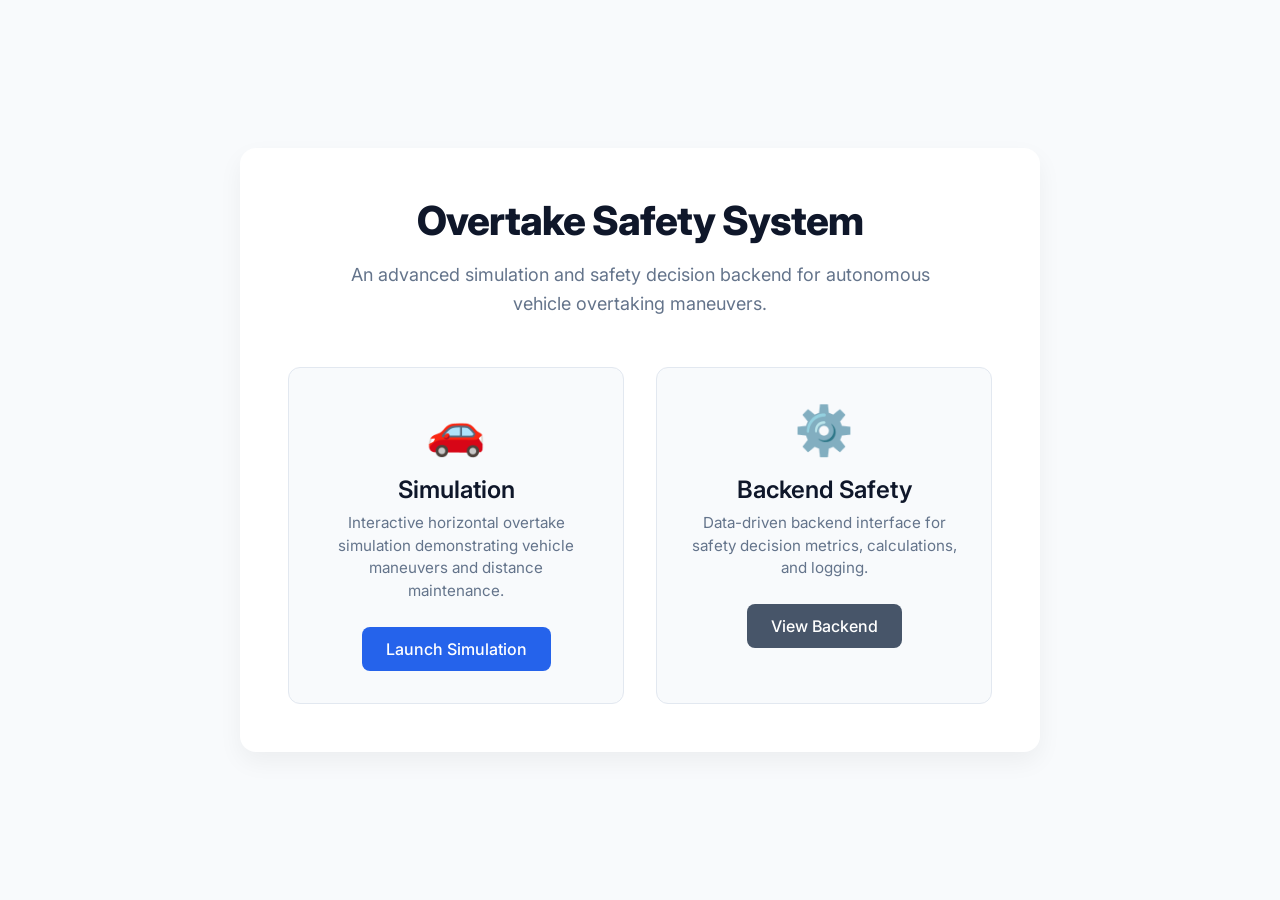
<file: index.html>
<!DOCTYPE html>
<html lang="en">
<head>
    <meta charset="UTF-8">
    <meta http-equiv="refresh" content="0; url=frontend/index.html">
    <title>Redirecting to Overtake System...</title>
    <script>
        window.location.href = "frontend/index.html";
    </script>
</head>
<body style="font-family: sans-serif; text-align: center; padding: 50px;">
    <p>Redirecting to <a href="frontend/index.html">Overtake Frontend</a>...</p>
</body>
</html>
</file>
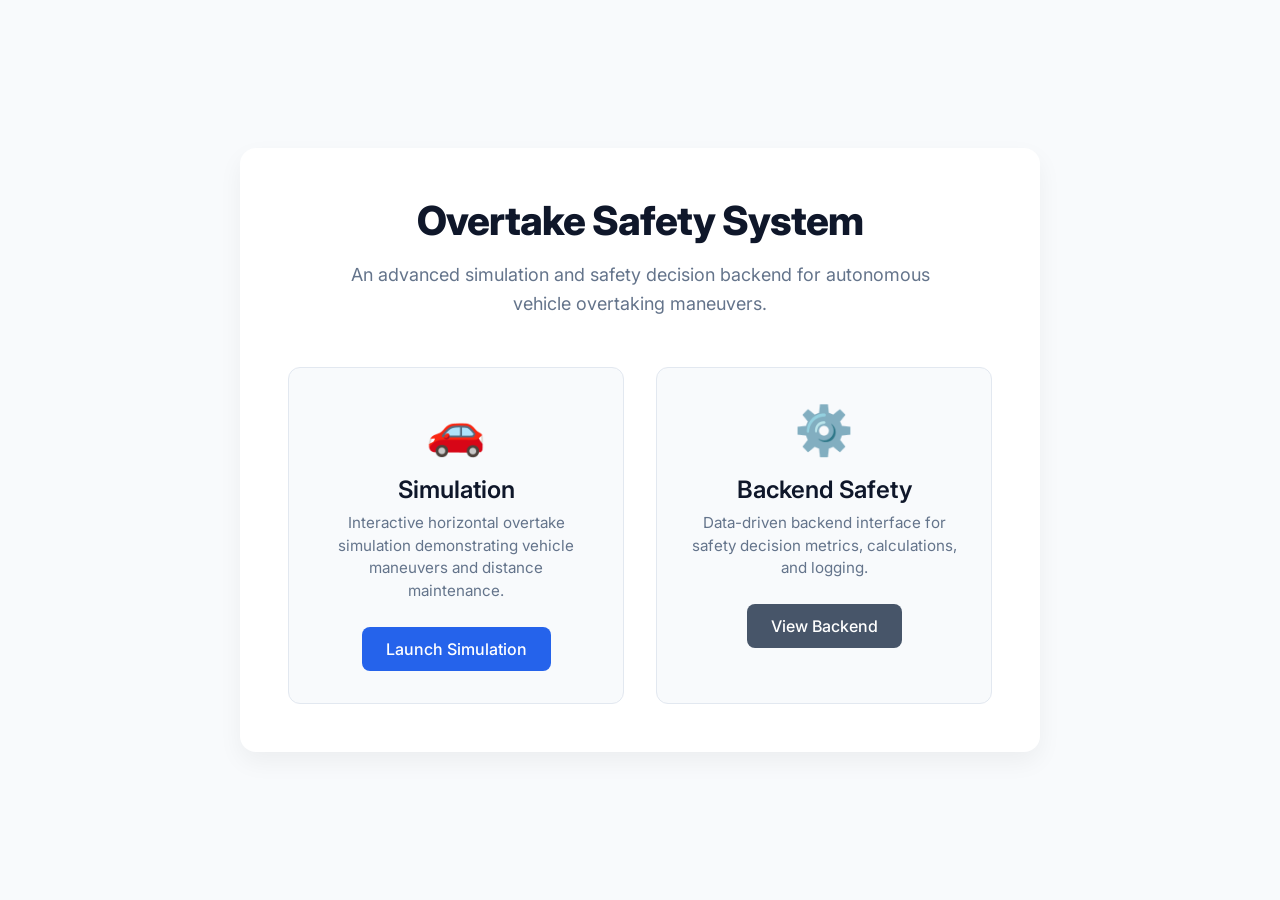
<file: frontend/index.html>
<!DOCTYPE html>
<html lang="en">
<head>
    <meta charset="UTF-8">
    <meta name="viewport" content="width=device-width, initial-scale=1.0">
    <title>Overtake System</title>
    <!-- Fonts -->
    <link rel="preconnect" href="https://fonts.googleapis.com">
    <link rel="preconnect" href="https://fonts.gstatic.com" crossorigin>
    <link href="https://fonts.googleapis.com/css2?family=Inter:wght@400;500;600;800&display=swap" rel="stylesheet">
    <!-- Stylesheet -->
    <link rel="stylesheet" href="css/index.css">
</head>
<body>

    <div class="container">
        <h1>Overtake Safety System</h1>
        <p class="subtitle">An advanced simulation and safety decision backend for autonomous vehicle overtaking maneuvers.</p>

        <div class="cards">
            <!-- Simulation Card -->
            <a href="simulation.html" class="card">
                <div class="icon">🚗</div>
                <h2>Simulation</h2>
                <p>Interactive horizontal overtake simulation demonstrating vehicle maneuvers and distance maintenance.</p>
                <span class="btn btn-primary">Launch Simulation</span>
            </a>

            <!-- Backend Card -->
            <a href="backend.html" class="card">
                <div class="icon">⚙️</div>
                <h2>Backend Safety</h2>
                <p>Data-driven backend interface for safety decision metrics, calculations, and logging.</p>
                <span class="btn btn-secondary">View Backend</span>
            </a>
        </div>
    </div>

</body>
</html>
</file>
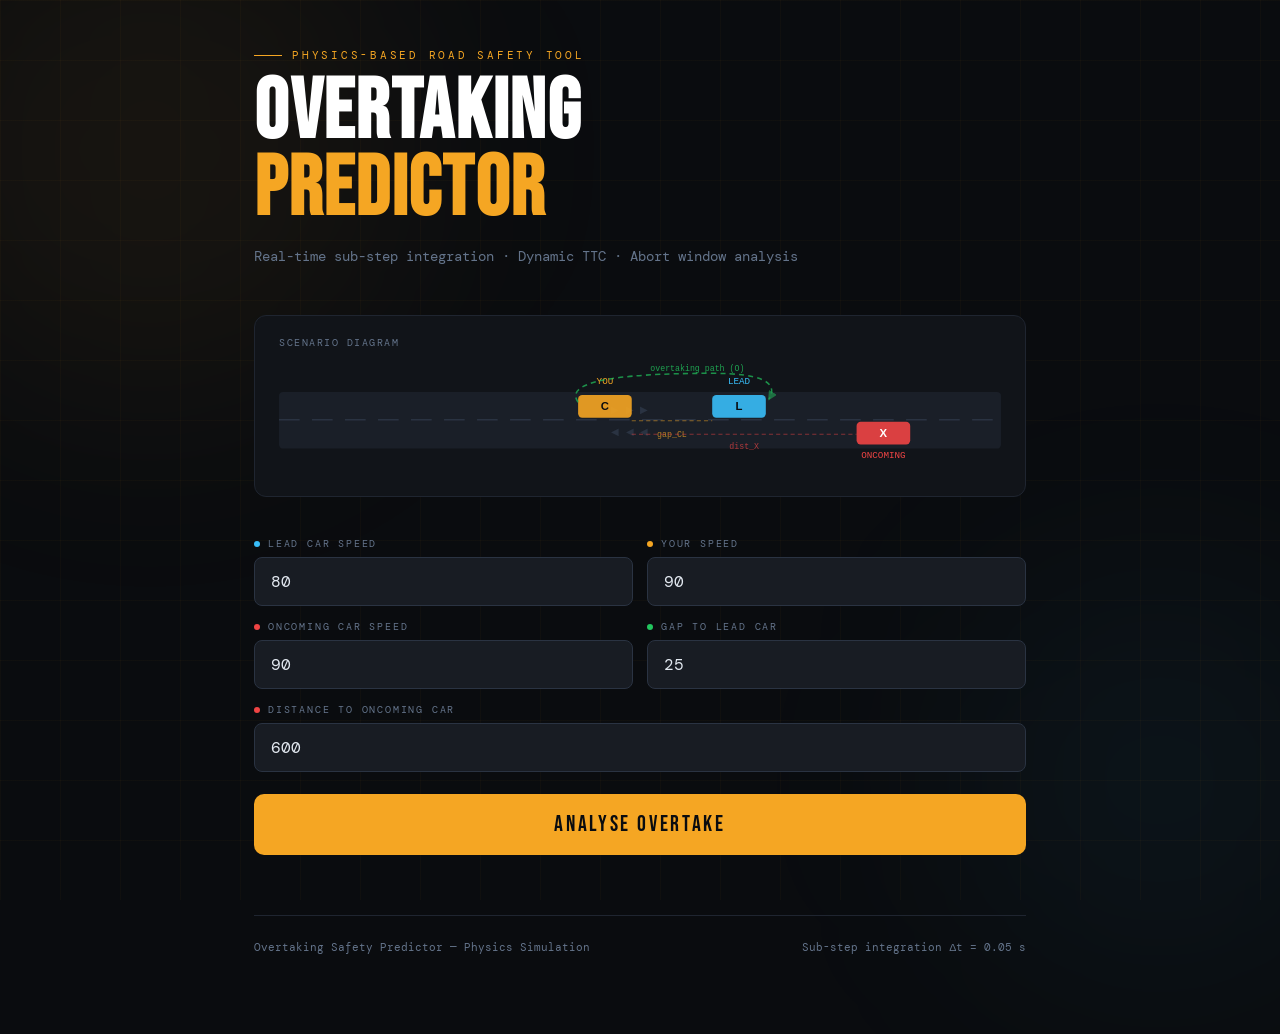
<file: frontend/backend.html>
<!DOCTYPE html>
<html lang="en">
<head>
<meta charset="UTF-8">
<meta name="viewport" content="width=device-width, initial-scale=1.0">
<title>Overtaking Safety Predictor</title>
<!-- Fonts -->
<link href="https://fonts.googleapis.com/css2?family=Bebas+Neue&family=DM+Mono:wght@300;400;500&family=DM+Sans:wght@300;400;500&display=swap" rel="stylesheet">
<!-- Stylesheet -->
<link rel="stylesheet" href="css/backend.css">
</head>
<body>

<div class="orb orb-1"></div>
<div class="orb orb-2"></div>

<div class="shell">

  <!-- ── Header ── -->
  <header>
    <div class="eyebrow">Physics-based road safety tool</div>
    <h1>OVERTAKING<br><span>PREDICTOR</span></h1>
    <p class="subtitle">
      Real-time sub-step integration · Dynamic TTC · Abort window analysis
    </p>
  </header>

  <!-- ── Road diagram ── -->
  <div class="road-diagram">
    <div class="road-diagram-label">Scenario diagram</div>
    <svg class="road-svg" viewBox="0 0 700 110" xmlns="http://www.w3.org/2000/svg">
      <!-- road surface -->
      <rect x="0" y="28" width="700" height="55" fill="#1a1f28" rx="4"/>
      <!-- lane divider -->
      <line x1="0" y1="55" x2="700" y2="55" stroke="#2a3342" stroke-width="1.5" stroke-dasharray="20 12"/>
      <!-- direction arrows -->
      <text x="340" y="48" fill="#2a3342" font-size="10" text-anchor="middle" font-family="monospace">▶ ▶ ▶</text>
      <text x="340" y="70" fill="#2a3342" font-size="10" text-anchor="middle" font-family="monospace">◀ ◀ ◀</text>

      <!-- Lead car (L) -->
      <rect x="420" y="31" width="52" height="22" rx="4" fill="#38bdf8" opacity="0.9"/>
      <text x="446" y="46" fill="#0a0c0f" font-size="11" font-weight="bold" text-anchor="middle" font-family="sans-serif">L</text>
      <text x="446" y="20" fill="#38bdf8" font-size="9" text-anchor="middle" font-family="monospace">LEAD</text>

      <!-- Computing/Your car (C) -->
      <rect x="290" y="31" width="52" height="22" rx="4" fill="#f5a623" opacity="0.9"/>
      <text x="316" y="46" fill="#0a0c0f" font-size="11" font-weight="bold" text-anchor="middle" font-family="sans-serif">C</text>
      <text x="316" y="20" fill="#f5a623" font-size="9" text-anchor="middle" font-family="monospace">YOU</text>

      <!-- gap_CL brace -->
      <line x1="342" y1="56" x2="420" y2="56" stroke="#f5a623" stroke-width="1" stroke-dasharray="4 3" opacity="0.5"/>
      <text x="381" y="72" fill="#f5a623" font-size="8" text-anchor="middle" font-family="monospace" opacity="0.7">gap_CL</text>

      <!-- Oncoming car (X) -->
      <rect x="560" y="57" width="52" height="22" rx="4" fill="#ef4444" opacity="0.9"/>
      <text x="586" y="72" fill="#fff" font-size="11" font-weight="bold" text-anchor="middle" font-family="sans-serif">X</text>
      <text x="586" y="92" fill="#ef4444" font-size="9" text-anchor="middle" font-family="monospace">ONCOMING</text>

      <!-- dist_X arrow -->
      <line x1="342" y1="69" x2="560" y2="69" stroke="#ef4444" stroke-width="1" stroke-dasharray="4 3" opacity="0.5"/>
      <text x="451" y="83" fill="#ef4444" font-size="8" text-anchor="middle" font-family="monospace" opacity="0.7">dist_X</text>

      <!-- Overtaking arrow -->
      <path d="M 290 38 Q 270 10 420 10 Q 490 10 475 35" stroke="#22c55e" stroke-width="1.5" fill="none" stroke-dasharray="5 4" opacity="0.7" marker-end="url(#arr)"/>
      <defs>
        <marker id="arr" markerWidth="6" markerHeight="6" refX="5" refY="3" orient="auto">
          <path d="M0,0 L6,3 L0,6 Z" fill="#22c55e" opacity="0.7"/>
        </marker>
      </defs>
      <text x="360" y="8" fill="#22c55e" font-size="8" font-family="monospace" opacity="0.8">overtaking path (O)</text>
    </svg>
  </div>

  <!-- ── Input form ── -->
  <div class="input-grid">
    <div class="field">
      <label><span class="dot dot-blue"></span>Lead Car Speed</label>
      <input type="number" id="v_L" placeholder="80" value="80" min="0" max="200">
    </div>
    <div class="field">
      <label><span class="dot dot-amber"></span>Your Speed</label>
      <input type="number" id="v_C" placeholder="90" value="90" min="0" max="200">
    </div>
    <div class="field">
      <label><span class="dot dot-red"></span>Oncoming Car Speed</label>
      <input type="number" id="v_X" placeholder="90" value="90" min="0" max="200">
    </div>
    <div class="field">
      <label><span class="dot dot-green"></span>Gap to Lead Car</label>
      <input type="number" id="gap_CL" placeholder="25" value="25" min="0" max="500">
    </div>
    <div class="field full">
      <label><span class="dot dot-red"></span>Distance to Oncoming Car</label>
      <input type="number" id="dist_X" placeholder="600" value="600" min="0" max="3000">
    </div>
  </div>

  <button class="btn-run" onclick="runSimulation()">ANALYSE OVERTAKE</button>

  <!-- ── Results ── -->
  <div id="results">

    <div id="verdict-banner" class="verdict safe">
      <div class="verdict-label" id="verdict-label">Result</div>
      <div class="verdict-title" id="verdict-title">—</div>
      <div class="verdict-reasons" id="verdict-reasons"></div>
    </div>

    <div class="metrics">
      <div class="metric">
        <div class="metric-label">Peak Overtaking Speed</div>
        <div class="metric-value" id="m-speed">—</div>
        <div class="metric-unit">km/h</div>
        <div class="metric-bar"><div class="metric-bar-fill" id="bar-speed" style="width:0%;background:var(--amber)"></div></div>
      </div>
      <div class="metric">
        <div class="metric-label">Total Manoeuvre Time</div>
        <div class="metric-value" id="m-time">—</div>
        <div class="metric-unit">seconds</div>
        <div class="metric-bar"><div class="metric-bar-fill" id="bar-time" style="width:0%;background:var(--blue)"></div></div>
      </div>
      <div class="metric">
        <div class="metric-label">Min Dynamic Clearance</div>
        <div class="metric-value" id="m-clr">—</div>
        <div class="metric-unit">metres</div>
        <div class="metric-bar"><div class="metric-bar-fill" id="bar-clr" style="width:0%;background:var(--green)"></div></div>
      </div>
      <div class="metric">
        <div class="metric-label">Last Abort Window</div>
        <div class="metric-value" id="m-abort">—</div>
        <div class="metric-unit">seconds into manoeuvre</div>
        <div class="metric-bar"><div class="metric-bar-fill" id="bar-abort" style="width:0%;background:var(--amber)"></div></div>
      </div>
    </div>

    <!-- Physics detail -->
    <div class="physics-strip" style="margin-bottom:14px">
      <div class="physics-strip-title">Physics breakdown</div>
      <div class="phys-rows" id="phys-rows"></div>
    </div>

    <!-- Constants used -->
    <div class="constants-panel">
      <div class="constants-panel-title">Simulation constants</div>
      <div class="const-grid">
        <div class="const-item"><div class="const-name">Acceleration</div><div class="const-val">2.0 m/s²</div></div>
        <div class="const-item"><div class="const-name">Brake Decel</div><div class="const-val">4.5 m/s²</div></div>
        <div class="const-item"><div class="const-name">Lateral Time</div><div class="const-val">2.5 s</div></div>
        <div class="const-item"><div class="const-name">Safety Margin</div><div class="const-val">8.0 m</div></div>
        <div class="const-item"><div class="const-name">Reaction Time</div><div class="const-val">1.0 s</div></div>
        <div class="const-item"><div class="const-name">Vehicle Length</div><div class="const-val">4.5 m</div></div>
      </div>
    </div>

  </div>

  <footer>
    <span>Overtaking Safety Predictor — Physics Simulation</span>
    <span>Sub-step integration Δt = 0.05 s</span>
  </footer>

</div>

<!-- Script -->
<script src="js/backend.js"></script>
</body>
</html>
</file>
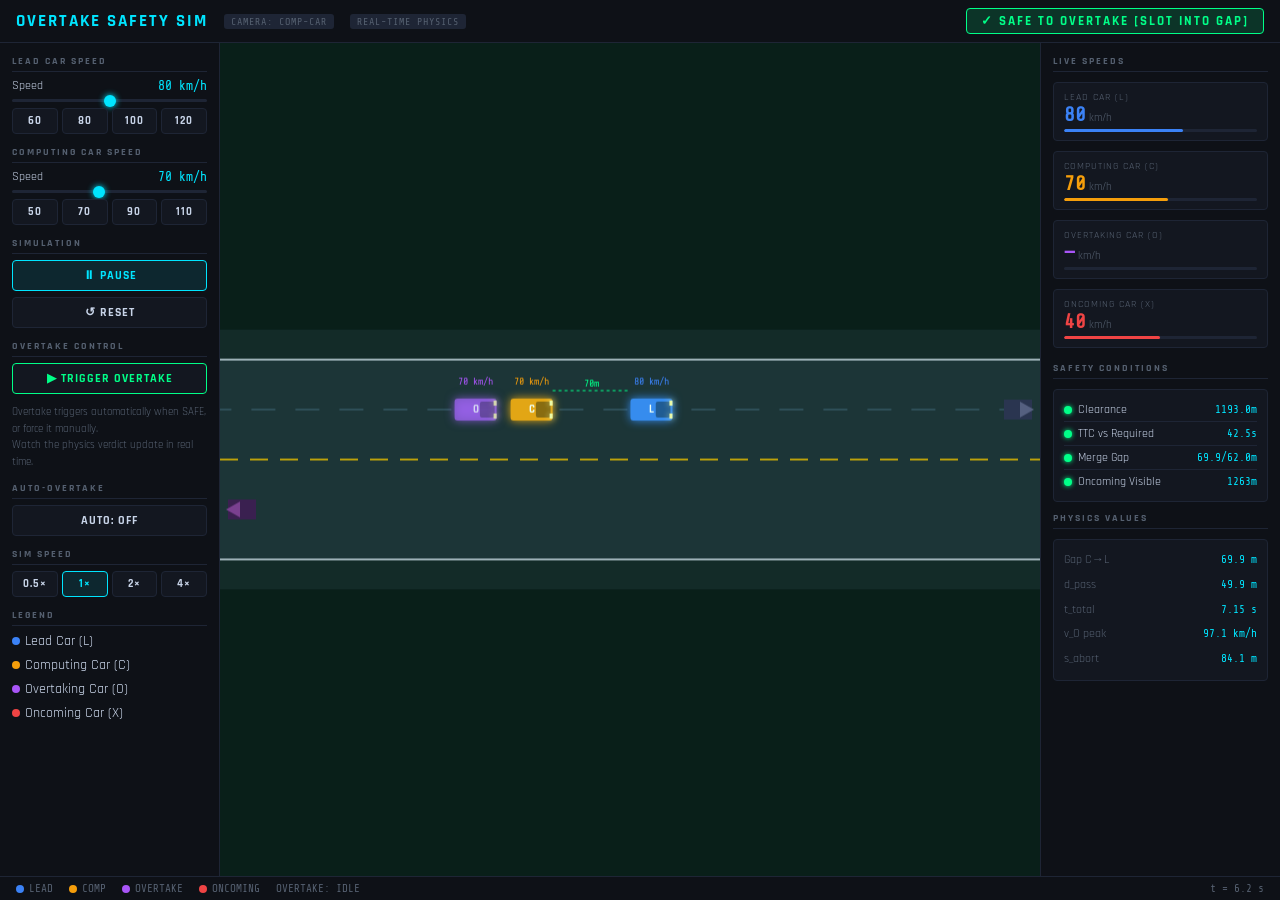
<file: frontend/simulation.html>
<!DOCTYPE html>
<html lang="en">
<head>
<meta charset="UTF-8">
<meta name="viewport" content="width=device-width, initial-scale=1.0">
<title>Overtake Safety Simulator</title>
<!-- Stylesheet -->
<link rel="stylesheet" href="css/simulation.css">
</head>
<body>

<header>
  <h1>Overtake Safety Sim</h1>
  <span class="tag">CAMERA: COMP-CAR</span>
  <span class="tag">REAL-TIME PHYSICS</span>
  <div class="verdict-badge verdict-safe" id="mainVerdict">COMPUTING...</div>
</header>

<div class="main">

  <!-- LEFT CONTROLS -->
  <div class="left-panel">

    <div class="panel-section">
      <div class="section-title">Lead Car Speed</div>
      <div class="ctrl-row">
        <span class="ctrl-label">Speed</span>
        <span class="ctrl-val" id="leadSpeedVal">80 km/h</span>
      </div>
      <input type="range" id="leadSpeedSlider" min="40" max="120" value="80">
      <div class="speed-btns">
        <button class="btn" onclick="setLeadSpeed(60)">60</button>
        <button class="btn" onclick="setLeadSpeed(80)">80</button>
        <button class="btn" onclick="setLeadSpeed(100)">100</button>
        <button class="btn" onclick="setLeadSpeed(120)">120</button>
      </div>
    </div>

    <div class="panel-section">
      <div class="section-title">Computing Car Speed</div>
      <div class="ctrl-row">
        <span class="ctrl-label">Speed</span>
        <span class="ctrl-val" id="compSpeedVal">70 km/h</span>
      </div>
      <input type="range" id="compSpeedSlider" min="30" max="120" value="70">
      <div class="speed-btns">
        <button class="btn" onclick="setCompSpeed(50)">50</button>
        <button class="btn" onclick="setCompSpeed(70)">70</button>
        <button class="btn" onclick="setCompSpeed(90)">90</button>
        <button class="btn" onclick="setCompSpeed(110)">110</button>
      </div>
    </div>

    <div class="panel-section">
      <div class="section-title">Simulation</div>
      <button class="btn active" id="pauseBtn" onclick="togglePause()">⏸ PAUSE</button>
      <button class="btn" onclick="resetSim()">↺ RESET</button>
    </div>

    <div class="panel-section">
      <div class="section-title">Overtake Control</div>
      <button class="btn" id="overtakeBtn" onclick="triggerOvertake()">▶ TRIGGER OVERTAKE</button>
      <div style="font-size:11px; color:var(--dim); line-height:1.5; margin-top:4px;">
        Overtake triggers automatically when SAFE, or force it manually.<br>
        Watch the physics verdict update in real time.
      </div>
    </div>

    <div class="panel-section">
      <div class="section-title">Auto-Overtake</div>
      <button class="btn" id="autoBtn" onclick="toggleAuto()">AUTO: OFF</button>
    </div>

    <div class="panel-section">
      <div class="section-title">Sim Speed</div>
      <div class="speed-btns">
        <button class="btn" onclick="setSimSpeed(0.5)">0.5×</button>
        <button class="btn active" onclick="setSimSpeed(1)">1×</button>
        <button class="btn" onclick="setSimSpeed(2)">2×</button>
        <button class="btn" onclick="setSimSpeed(4)">4×</button>
      </div>
    </div>

    <div class="panel-section">
      <div class="section-title">Legend</div>
      <div class="footer-item"><div class="footer-dot" style="background:var(--lead)"></div> Lead Car (L)</div>
      <div class="footer-item"><div class="footer-dot" style="background:var(--comp)"></div> Computing Car (C)</div>
      <div class="footer-item"><div class="footer-dot" style="background:var(--over)"></div> Overtaking Car (O)</div>
      <div class="footer-item"><div class="footer-dot" style="background:var(--onco)"></div> Oncoming Car (X)</div>
    </div>

  </div>

  <!-- CANVAS -->
  <div class="canvas-wrap">
    <canvas id="simCanvas"></canvas>
  </div>

  <!-- RIGHT METRICS -->
  <div class="right-panel">

    <div class="section-title">Live Speeds</div>

    <div class="metric-block">
      <div class="m-label">Lead Car (L)</div>
      <div><span class="m-val" id="mVL" style="color:var(--lead)">80</span><span class="m-unit">km/h</span></div>
      <div class="gauge-wrap"><div class="gauge-bg"><div class="gauge-fill" id="gVL" style="background:var(--lead);width:67%"></div></div></div>
    </div>

    <div class="metric-block">
      <div class="m-label">Computing Car (C)</div>
      <div><span class="m-val" id="mVC" style="color:var(--comp)">80</span><span class="m-unit">km/h</span></div>
      <div class="gauge-wrap"><div class="gauge-bg"><div class="gauge-fill" id="gVC" style="background:var(--comp);width:67%"></div></div></div>
    </div>

    <div class="metric-block">
      <div class="m-label">Overtaking Car (O)</div>
      <div><span class="m-val" id="mVO" style="color:var(--over)">—</span><span class="m-unit">km/h</span></div>
      <div class="gauge-wrap"><div class="gauge-bg"><div class="gauge-fill" id="gVO" style="background:var(--over);width:0%"></div></div></div>
    </div>

    <div class="metric-block">
      <div class="m-label">Oncoming Car (X)</div>
      <div><span class="m-val" id="mVX" style="color:var(--onco)">80</span><span class="m-unit">km/h</span></div>
      <div class="gauge-wrap"><div class="gauge-bg"><div class="gauge-fill" id="gVX" style="background:var(--onco);width:67%"></div></div></div>
    </div>

    <div class="section-title" style="margin-top:4px;">Safety Conditions</div>

    <div class="metric-block">
      <div class="cond-row">
        <div class="cond-dot" id="dotClr"></div>
        <span class="cond-name">Clearance</span>
        <span class="cond-num" id="numClr">—m</span>
      </div>
      <div class="cond-row">
        <div class="cond-dot" id="dotTTC"></div>
        <span class="cond-name">TTC vs Required</span>
        <span class="cond-num" id="numTTC">—s</span>
      </div>
      <div class="cond-row">
        <div class="cond-dot" id="dotGap"></div>
        <span class="cond-name">Merge Gap</span>
        <span class="cond-num" id="numGap">—m</span>
      </div>
      <div class="cond-row">
        <div class="cond-dot" id="dotOnc"></div>
        <span class="cond-name">Oncoming Visible</span>
        <span class="cond-num" id="numOnc">—m</span>
      </div>
    </div>

    <div class="section-title">Physics Values</div>

    <div class="metric-block" style="font-size:12px; line-height:1.9;">
      <div class="cond-row" style="border:none;padding:1px 0">
        <span class="cond-name" style="color:var(--dim)">Gap C→L</span>
        <span class="cond-num" id="pGapCL">—</span>
      </div>
      <div class="cond-row" style="border:none;padding:1px 0">
        <span class="cond-name" style="color:var(--dim)">d_pass</span>
        <span class="cond-num" id="pDpass">—</span>
      </div>
      <div class="cond-row" style="border:none;padding:1px 0">
        <span class="cond-name" style="color:var(--dim)">t_total</span>
        <span class="cond-num" id="pTtot">—</span>
      </div>
      <div class="cond-row" style="border:none;padding:1px 0">
        <span class="cond-name" style="color:var(--dim)">v_O peak</span>
        <span class="cond-num" id="pVOpeak">—</span>
      </div>
      <div class="cond-row" style="border:none;padding:1px 0">
        <span class="cond-name" style="color:var(--dim)">s_abort</span>
        <span class="cond-num" id="pSabort">—</span>
      </div>
    </div>

  </div>
</div>

<footer>
  <div class="footer-item"><div class="footer-dot" style="background:var(--lead)"></div> LEAD</div>
  <div class="footer-item"><div class="footer-dot" style="background:var(--comp)"></div> COMP</div>
  <div class="footer-item"><div class="footer-dot" style="background:var(--over)"></div> OVERTAKE</div>
  <div class="footer-item"><div class="footer-dot" style="background:var(--onco)"></div> ONCOMING</div>
  <span id="footOtState" style="color:var(--dim)">OVERTAKE: IDLE</span>
  <span class="t-sim" id="footTime">t = 0.00 s</span>
</footer>

<!-- Script -->
<script src="js/simulation.js"></script>
</body>
</html>
</file>
<file: frontend/css/index.css>
:root {
    --primary: #2563eb;
    --primary-hover: #1d4ed8;
    --secondary: #475569;
    --secondary-hover: #334155;
    --background: #f8fafc;
    --card-bg: #ffffff;
    --text-main: #0f172a;
    --text-muted: #64748b;
}

* {
    margin: 0;
    padding: 0;
    box-sizing: border-box;
    font-family: 'Inter', -apple-system, BlinkMacSystemFont, "Segoe UI", Roboto, Helvetica, Arial, sans-serif;
}

body {
    background-color: var(--background);
    color: var(--text-main);
    min-height: 100vh;
    display: flex;
    flex-direction: column;
    align-items: center;
    justify-content: center;
    padding: 2rem;
}

.container {
    max-width: 800px;
    width: 100%;
    background: var(--card-bg);
    border-radius: 16px;
    box-shadow: 0 10px 25px rgba(0,0,0,0.05);
    padding: 3rem;
    text-align: center;
}

h1 {
    font-size: 2.5rem;
    margin-bottom: 1rem;
    color: var(--text-main);
    font-weight: 800;
    letter-spacing: -0.025em;
}

p.subtitle {
    font-size: 1.125rem;
    color: var(--text-muted);
    margin-bottom: 3rem;
    line-height: 1.6;
    max-width: 600px;
    margin-left: auto;
    margin-right: auto;
}

.cards {
    display: grid;
    grid-template-columns: 1fr 1fr;
    gap: 2rem;
}

@media (max-width: 640px) {
    .cards {
        grid-template-columns: 1fr;
    }
}

.card {
    background: var(--background);
    border: 1px solid #e2e8f0;
    border-radius: 12px;
    padding: 2rem;
    text-decoration: none;
    color: inherit;
    transition: all 0.2s ease-in-out;
    display: flex;
    flex-direction: column;
    align-items: center;
    position: relative;
    overflow: hidden;
}

.card:hover {
    transform: translateY(-5px);
    box-shadow: 0 10px 15px -3px rgba(0, 0, 0, 0.1), 0 4px 6px -2px rgba(0, 0, 0, 0.05);
    border-color: #cbd5e1;
}

.icon {
    font-size: 3rem;
    margin-bottom: 1rem;
}

.card h2 {
    font-size: 1.5rem;
    margin-bottom: 0.5rem;
    font-weight: 600;
}

.card p {
    color: var(--text-muted);
    font-size: 0.95rem;
    line-height: 1.5;
}

.btn {
    display: inline-block;
    margin-top: 1.5rem;
    padding: 0.75rem 1.5rem;
    border-radius: 8px;
    font-weight: 500;
    transition: background-color 0.2s;
    text-decoration: none;
}

.btn-primary {
    background-color: var(--primary);
    color: white;
}

.card:hover .btn-primary {
    background-color: var(--primary-hover);
}

.btn-secondary {
    background-color: var(--secondary);
    color: white;
}

.card:hover .btn-secondary {
    background-color: var(--secondary-hover);
}
</file>
<file: frontend/css/backend.css>
:root {
  --bg:        #0a0c0f;
  --bg2:       #111419;
  --bg3:       #181c23;
  --border:    #1f2530;
  --border2:   #2a3342;
  --amber:     #f5a623;
  --amber-dim: #7a5010;
  --green:     #22c55e;
  --green-dim: #0f4f28;
  --red:       #ef4444;
  --red-dim:   #4f1818;
  --blue:      #38bdf8;
  --blue-dim:  #0c3a52;
  --text:      #e2e8f0;
  --muted:     #64748b;
  --muted2:    #94a3b8;
}

*, *::before, *::after { box-sizing: border-box; margin: 0; padding: 0; }

body {
  background: var(--bg);
  color: var(--text);
  font-family: 'DM Sans', sans-serif;
  min-height: 100vh;
  overflow-x: hidden;
}

/* ── Animated road grid background ── */
body::before {
  content: '';
  position: fixed; inset: 0;
  background-image:
    linear-gradient(rgba(245,166,35,0.03) 1px, transparent 1px),
    linear-gradient(90deg, rgba(245,166,35,0.03) 1px, transparent 1px);
  background-size: 60px 60px;
  animation: gridScroll 8s linear infinite;
  pointer-events: none; z-index: 0;
}
@keyframes gridScroll { to { background-position: 0 60px; } }

/* ── Glow orbs ── */
.orb {
  position: fixed; border-radius: 50%;
  filter: blur(120px); pointer-events: none; z-index: 0;
}
.orb-1 { width:500px; height:500px; top:-100px; left:-100px; background:rgba(245,166,35,0.06); }
.orb-2 { width:400px; height:400px; bottom:-80px; right:-80px; background:rgba(56,189,248,0.05); }

/* ── Layout ── */
.shell {
  position: relative; z-index: 1;
  max-width: 820px; margin: 0 auto;
  padding: 48px 24px 80px;
}

/* ── Header ── */
header { margin-bottom: 48px; }
.eyebrow {
  font-family: 'DM Mono', monospace;
  font-size: 11px; letter-spacing: 0.25em;
  color: var(--amber); text-transform: uppercase;
  margin-bottom: 12px;
  display: flex; align-items: center; gap: 10px;
}
.eyebrow::before {
  content: ''; display: block;
  width: 28px; height: 1px; background: var(--amber);
}
h1 {
  font-family: 'Bebas Neue', sans-serif;
  font-size: clamp(48px, 8vw, 84px);
  line-height: 0.92; letter-spacing: 0.02em;
  color: #fff;
}
h1 span { color: var(--amber); }
.subtitle {
  margin-top: 16px;
  font-size: 14px; color: var(--muted);
  font-family: 'DM Mono', monospace;
  line-height: 1.6;
}

/* ── Road diagram ── */
.road-diagram {
  margin: 32px 0 40px;
  background: var(--bg2);
  border: 1px solid var(--border);
  border-radius: 12px;
  padding: 20px 24px;
  overflow: hidden;
  position: relative;
}
.road-diagram-label {
  font-family: 'DM Mono', monospace;
  font-size: 10px; color: var(--muted);
  letter-spacing: 0.15em; text-transform: uppercase;
  margin-bottom: 14px;
}
.road-svg { width: 100%; display: block; }

/* ── Input grid ── */
.input-grid {
  display: grid;
  grid-template-columns: 1fr 1fr;
  gap: 14px;
  margin-bottom: 14px;
}
@media (max-width: 520px) { .input-grid { grid-template-columns: 1fr; } }
.input-grid .full { grid-column: 1 / -1; }

.field { display: flex; flex-direction: column; gap: 7px; }
.field label {
  font-family: 'DM Mono', monospace;
  font-size: 10px; letter-spacing: 0.18em;
  text-transform: uppercase; color: var(--muted);
  display: flex; align-items: center; gap: 8px;
}
.field label .dot {
  width: 6px; height: 6px; border-radius: 50%;
  flex-shrink: 0;
}
.dot-amber { background: var(--amber); }
.dot-blue  { background: var(--blue); }
.dot-red   { background: var(--red); }
.dot-green { background: var(--green); }

.field input {
  background: var(--bg3);
  border: 1px solid var(--border2);
  border-radius: 8px;
  padding: 13px 16px;
  color: var(--text);
  font-family: 'DM Mono', monospace;
  font-size: 16px;
  transition: border-color .2s, box-shadow .2s;
  outline: none;
  -moz-appearance: textfield;
}
.field input::-webkit-inner-spin-button,
.field input::-webkit-outer-spin-button { -webkit-appearance: none; }
.field input:focus {
  border-color: var(--amber);
  box-shadow: 0 0 0 3px rgba(245,166,35,0.12);
}
.field input::placeholder { color: var(--muted); }

/* ── Submit button ── */
.btn-run {
  width: 100%; padding: 17px;
  background: var(--amber);
  color: #0a0c0f;
  font-family: 'Bebas Neue', sans-serif;
  font-size: 22px; letter-spacing: 0.12em;
  border: none; border-radius: 10px;
  cursor: pointer;
  transition: transform .15s, box-shadow .15s, background .15s;
  margin-top: 8px;
  position: relative; overflow: hidden;
}
.btn-run::after {
  content: ''; position: absolute; inset: 0;
  background: linear-gradient(90deg, transparent 0%, rgba(255,255,255,0.15) 50%, transparent 100%);
  transform: translateX(-100%);
  transition: transform .4s;
}
.btn-run:hover { transform: translateY(-2px); box-shadow: 0 8px 32px rgba(245,166,35,0.35); }
.btn-run:hover::after { transform: translateX(100%); }
.btn-run:active { transform: translateY(0); }

/* ── Results panel ── */
#results { margin-top: 40px; display: none; }
#results.visible { display: block; animation: fadeUp .5s ease forwards; }
@keyframes fadeUp { from { opacity:0; transform:translateY(20px); } to { opacity:1; transform:translateY(0); } }

/* Verdict banner */
.verdict {
  border-radius: 12px; padding: 28px 32px;
  margin-bottom: 24px;
  position: relative; overflow: hidden;
  border: 1px solid;
}
.verdict.safe   { background: var(--green-dim); border-color: var(--green); }
.verdict.unsafe { background: var(--red-dim);   border-color: var(--red); }
.verdict::before {
  content: ''; position: absolute; inset: 0;
  opacity: 0.06;
  background: repeating-linear-gradient(
    45deg, currentColor 0, currentColor 1px, transparent 0, transparent 50%
  );
  background-size: 10px 10px;
}
.verdict-label {
  font-family: 'Bebas Neue', sans-serif;
  font-size: 13px; letter-spacing: 0.3em;
  text-transform: uppercase;
  margin-bottom: 6px;
  position: relative;
}
.verdict.safe   .verdict-label { color: var(--green); }
.verdict.unsafe .verdict-label { color: var(--red); }
.verdict-title {
  font-family: 'Bebas Neue', sans-serif;
  font-size: clamp(36px, 6vw, 56px);
  line-height: 1; color: #fff;
  position: relative;
}
.verdict-reasons {
  margin-top: 14px; display: flex; flex-direction: column; gap: 6px;
  position: relative;
}
.reason-item {
  display: flex; align-items: flex-start; gap: 10px;
  font-size: 13px; color: #fca5a5;
  font-family: 'DM Mono', monospace;
}
.reason-item::before { content: '▸'; flex-shrink: 0; margin-top: 1px; }

/* Metric cards */
.metrics {
  display: grid;
  grid-template-columns: repeat(2, 1fr);
  gap: 14px;
  margin-bottom: 14px;
}
@media (max-width: 500px) { .metrics { grid-template-columns: 1fr; } }
.metric {
  background: var(--bg2);
  border: 1px solid var(--border);
  border-radius: 10px;
  padding: 18px 20px;
  transition: border-color .2s;
}
.metric:hover { border-color: var(--border2); }
.metric-label {
  font-family: 'DM Mono', monospace;
  font-size: 10px; letter-spacing: 0.18em;
  text-transform: uppercase; color: var(--muted);
  margin-bottom: 8px;
}
.metric-value {
  font-family: 'Bebas Neue', sans-serif;
  font-size: 38px; line-height: 1;
  color: #fff;
}
.metric-unit {
  font-family: 'DM Mono', monospace;
  font-size: 12px; color: var(--muted);
  margin-top: 4px;
}
.metric-bar {
  margin-top: 10px; height: 3px;
  background: var(--border); border-radius: 2px; overflow: hidden;
}
.metric-bar-fill {
  height: 100%; border-radius: 2px;
  transition: width 1s cubic-bezier(.16,1,.3,1);
}

/* Constants panel */
.constants-panel {
  background: var(--bg2);
  border: 1px solid var(--border);
  border-radius: 10px;
  padding: 20px 24px;
  margin-bottom: 14px;
}
.constants-panel-title {
  font-family: 'DM Mono', monospace;
  font-size: 10px; letter-spacing: 0.18em;
  text-transform: uppercase; color: var(--muted);
  margin-bottom: 14px;
}
.const-grid {
  display: grid;
  grid-template-columns: repeat(3, 1fr);
  gap: 10px;
}
@media (max-width: 500px) { .const-grid { grid-template-columns: 1fr 1fr; } }
.const-item {
  display: flex; flex-direction: column; gap: 3px;
}
.const-name {
  font-family: 'DM Mono', monospace;
  font-size: 9px; color: var(--muted);
  letter-spacing: 0.12em; text-transform: uppercase;
}
.const-val {
  font-family: 'DM Mono', monospace;
  font-size: 14px; color: var(--amber);
  font-weight: 500;
}

/* Physics detail strip */
.physics-strip {
  background: var(--bg2);
  border: 1px solid var(--border);
  border-radius: 10px;
  padding: 20px 24px;
}
.physics-strip-title {
  font-family: 'DM Mono', monospace;
  font-size: 10px; letter-spacing: 0.18em;
  text-transform: uppercase; color: var(--muted);
  margin-bottom: 14px;
}
.phys-rows { display: flex; flex-direction: column; gap: 8px; }
.phys-row {
  display: flex; justify-content: space-between; align-items: baseline;
  gap: 12px; padding-bottom: 8px;
  border-bottom: 1px solid var(--border);
  font-size: 12px;
}
.phys-row:last-child { border-bottom: none; padding-bottom: 0; }
.phys-key { color: var(--muted); font-family: 'DM Mono', monospace; flex-shrink: 0; }
.phys-val { color: var(--text); font-family: 'DM Mono', monospace; text-align: right; }
.phys-val.ok  { color: var(--green); }
.phys-val.bad { color: var(--red); }
.phys-val.warn { color: var(--amber); }

/* ── Footer ── */
footer {
  margin-top: 60px; padding-top: 24px;
  border-top: 1px solid var(--border);
  font-family: 'DM Mono', monospace;
  font-size: 11px; color: var(--muted);
  display: flex; justify-content: space-between; flex-wrap: wrap; gap: 8px;
}
</file>
<file: frontend/css/simulation.css>
@import url('https://fonts.googleapis.com/css2?family=Share+Tech+Mono&family=Rajdhani:wght@400;600;700&display=swap');

:root {
  --bg: #0a0c10;
  --panel: #0e1117;
  --panel2: #131720;
  --border: #1e2535;
  --accent: #00e5ff;
  --green: #00ff88;
  --red: #ff3355;
  --yellow: #ffcc00;
  --orange: #ff8800;
  --road: #1a1e26;
  --lane: #2a3040;
  --stripe: #3a4560;
  --text: #c8d4e8;
  --dim: #556070;
  --lead: #3b82f6;
  --comp: #f59e0b;
  --over: #a855f7;
  --onco: #ef4444;
}

* { margin: 0; padding: 0; box-sizing: border-box; }

body {
  background: var(--bg);
  color: var(--text);
  font-family: 'Rajdhani', sans-serif;
  font-size: 14px;
  height: 100vh;
  overflow: hidden;
  display: flex;
  flex-direction: column;
}

/* ── TOP BAR ── */
header {
  display: flex;
  align-items: center;
  gap: 16px;
  padding: 8px 16px;
  background: var(--panel);
  border-bottom: 1px solid var(--border);
  flex-shrink: 0;
}
header h1 {
  font-size: 17px;
  font-weight: 700;
  letter-spacing: 2px;
  color: var(--accent);
  text-transform: uppercase;
}
.tag {
  font-family: 'Share Tech Mono', monospace;
  font-size: 10px;
  padding: 2px 7px;
  border-radius: 3px;
  background: var(--border);
  color: var(--dim);
  letter-spacing: 1px;
}
.verdict-badge {
  margin-left: auto;
  padding: 4px 14px;
  border-radius: 4px;
  font-size: 13px;
  font-weight: 700;
  letter-spacing: 2px;
  transition: all 0.2s;
}
.verdict-safe   { background: rgba(0,255,136,0.15); color: var(--green); border: 1px solid var(--green); }
.verdict-unsafe { background: rgba(255,51,85,0.15);  color: var(--red);   border: 1px solid var(--red);   }

/* ── MAIN LAYOUT ── */
.main {
  display: grid;
  grid-template-columns: 220px 1fr 240px;
  flex: 1;
  overflow: hidden;
  gap: 0;
}

/* ── LEFT PANEL ── */
.left-panel {
  background: var(--panel);
  border-right: 1px solid var(--border);
  padding: 12px;
  display: flex;
  flex-direction: column;
  gap: 12px;
  overflow-y: auto;
}

.panel-section { display: flex; flex-direction: column; gap: 6px; }
.section-title {
  font-size: 10px;
  font-weight: 700;
  letter-spacing: 2px;
  color: var(--dim);
  text-transform: uppercase;
  padding-bottom: 4px;
  border-bottom: 1px solid var(--border);
}

.ctrl-row {
  display: flex;
  align-items: center;
  justify-content: space-between;
  gap: 8px;
}
.ctrl-label { font-size: 12px; color: var(--text); flex: 1; }
.ctrl-val {
  font-family: 'Share Tech Mono', monospace;
  font-size: 13px;
  color: var(--accent);
  min-width: 44px;
  text-align: right;
}

input[type=range] {
  -webkit-appearance: none;
  width: 100%;
  height: 3px;
  background: var(--border);
  border-radius: 2px;
  outline: none;
}
input[type=range]::-webkit-slider-thumb {
  -webkit-appearance: none;
  width: 12px; height: 12px;
  border-radius: 50%;
  background: var(--accent);
  cursor: pointer;
  box-shadow: 0 0 6px var(--accent);
}

.btn {
  display: block;
  width: 100%;
  padding: 7px;
  border: 1px solid var(--border);
  background: var(--panel2);
  color: var(--text);
  font-family: 'Rajdhani', sans-serif;
  font-size: 12px;
  font-weight: 700;
  letter-spacing: 1px;
  text-transform: uppercase;
  cursor: pointer;
  border-radius: 4px;
  transition: all 0.15s;
}
.btn:hover { border-color: var(--accent); color: var(--accent); }
.btn.active { background: rgba(0,229,255,0.1); border-color: var(--accent); color: var(--accent); }
.btn.danger  { border-color: var(--red); color: var(--red); }
.btn.danger:hover { background: rgba(255,51,85,0.1); }

/* speed buttons */
.speed-btns { display: flex; gap: 4px; }
.speed-btns .btn { flex: 1; padding: 5px 2px; font-size: 11px; }

/* ── CANVAS AREA ── */
.canvas-wrap {
  position: relative;
  overflow: hidden;
  background: var(--bg);
}
canvas { display: block; width: 100%; height: 100%; }

/* overlay labels */
.overlay-label {
  position: absolute;
  font-family: 'Share Tech Mono', monospace;
  font-size: 10px;
  padding: 2px 6px;
  border-radius: 3px;
  pointer-events: none;
  white-space: nowrap;
}

/* ── RIGHT PANEL ── */
.right-panel {
  background: var(--panel);
  border-left: 1px solid var(--border);
  padding: 12px;
  display: flex;
  flex-direction: column;
  gap: 10px;
  overflow-y: auto;
}

.metric-block {
  background: var(--panel2);
  border: 1px solid var(--border);
  border-radius: 4px;
  padding: 8px 10px;
}
.metric-block .m-label {
  font-size: 10px;
  color: var(--dim);
  letter-spacing: 1px;
  text-transform: uppercase;
  margin-bottom: 2px;
}
.metric-block .m-val {
  font-family: 'Share Tech Mono', monospace;
  font-size: 20px;
  font-weight: 700;
  line-height: 1;
}
.metric-block .m-unit { font-size: 11px; color: var(--dim); margin-left: 3px; }

.cond-row {
  display: flex;
  align-items: center;
  gap: 6px;
  padding: 4px 0;
  border-bottom: 1px solid var(--border);
  font-size: 12px;
}
.cond-row:last-child { border: none; }
.cond-dot {
  width: 8px; height: 8px;
  border-radius: 50%;
  flex-shrink: 0;
}
.cond-ok   { background: var(--green); box-shadow: 0 0 5px var(--green); }
.cond-fail { background: var(--red);   box-shadow: 0 0 5px var(--red);   }
.cond-name { flex: 1; }
.cond-num  { font-family: 'Share Tech Mono', monospace; font-size: 11px; color: var(--accent); }

/* mini gauge bar */
.gauge-wrap { margin-top: 3px; }
.gauge-bg {
  height: 3px;
  background: var(--border);
  border-radius: 2px;
  overflow: hidden;
}
.gauge-fill {
  height: 100%;
  border-radius: 2px;
  transition: width 0.1s, background 0.2s;
}

/* ── BOTTOM BAR ── */
footer {
  display: flex;
  align-items: center;
  gap: 16px;
  padding: 5px 16px;
  background: var(--panel);
  border-top: 1px solid var(--border);
  flex-shrink: 0;
  font-family: 'Share Tech Mono', monospace;
  font-size: 11px;
  color: var(--dim);
}
.footer-item { display: flex; align-items: center; gap: 5px; }
.footer-dot { width: 8px; height: 8px; border-radius: 50%; }
.t-sim { margin-left: auto; }

/* overtake trigger flash */
@keyframes flashGreen { 0%,100%{opacity:1} 50%{opacity:0.3} }
@keyframes flashRed   { 0%,100%{opacity:1} 50%{opacity:0.4} }
.flash-green { animation: flashGreen 0.4s 3; }
.flash-red   { animation: flashRed   0.4s 3; }
</file>
